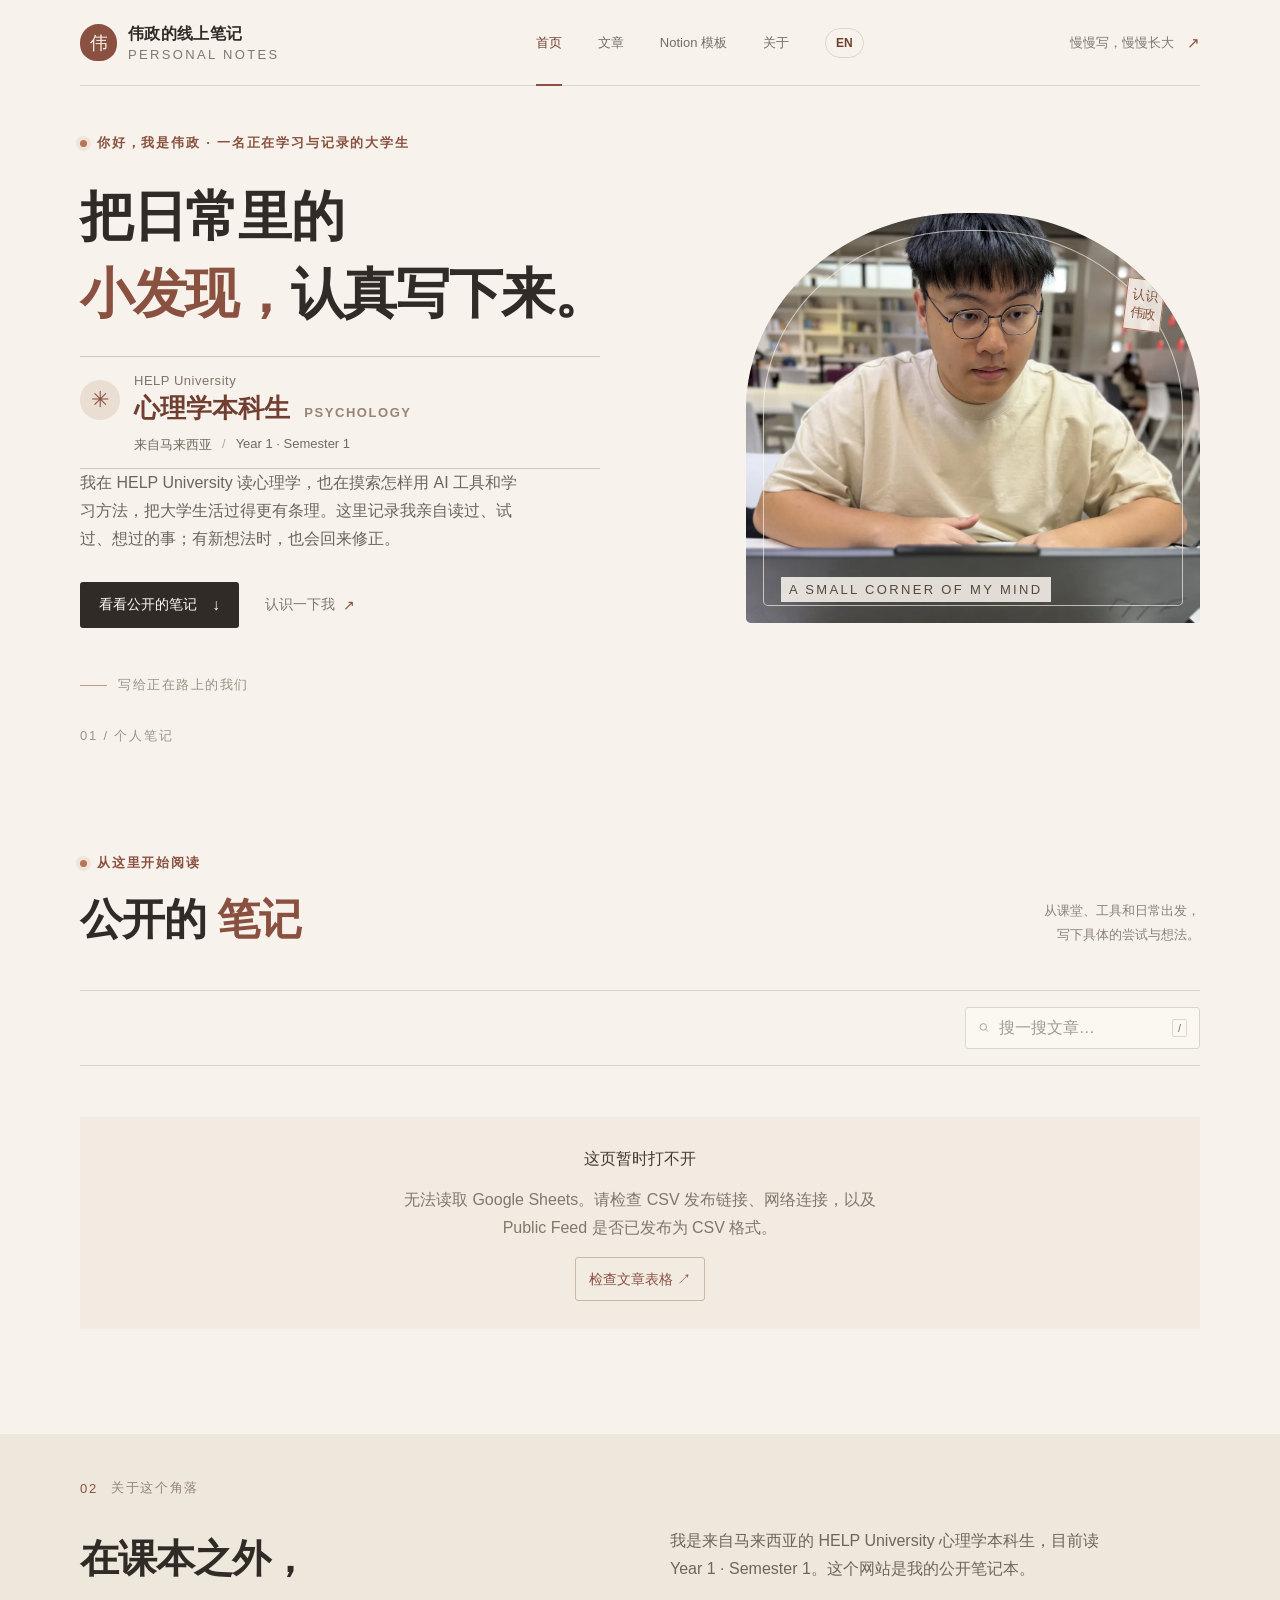
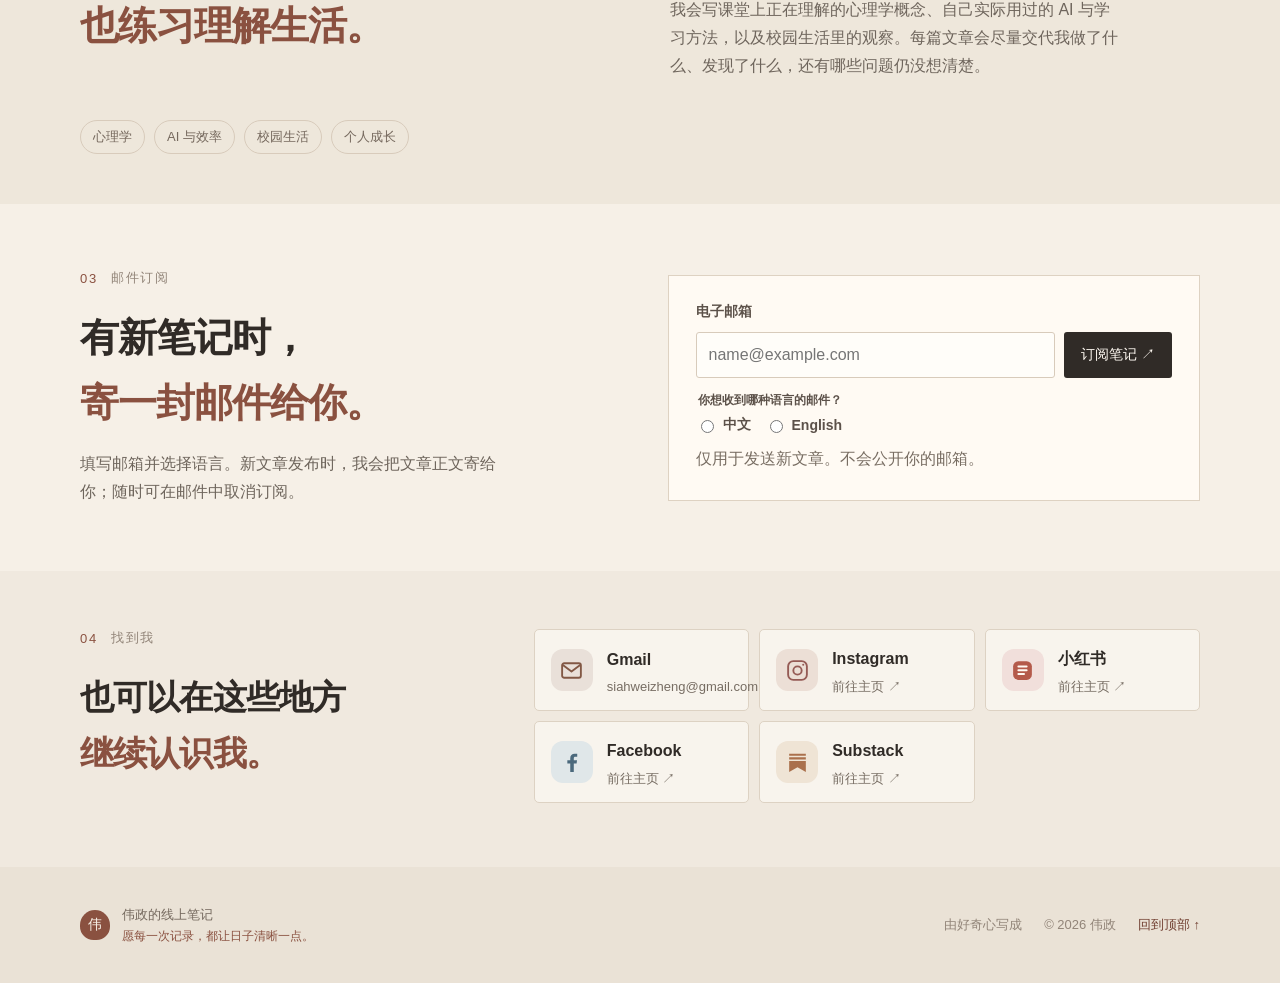
<file: Website/index.html>
<!doctype html>
<html lang="zh-Hans">
  <head>
    <meta charset="utf-8" />
    <meta name="viewport" content="width=device-width, initial-scale=1" />
    <meta name="theme-color" content="#f7f3ec" />
    <meta name="google-site-verification" content="ifYJIAmvXUi5yttOkELaTki7T-rk7IJ4TNRA7_ekEu8" />
    <meta name="description" content="伟政的线上笔记：一位马来西亚 HELP University 心理学 Year 1 Semester 1 学生的学习与生活记录。" />
    <meta name="robots" content="index,follow,max-image-preview:large" />
    <link rel="canonical" href="https://weizheng-notes.vercel.app/" />
    <meta property="og:type" content="website" />
    <meta property="og:url" content="https://weizheng-notes.vercel.app/" />
    <meta property="og:title" content="伟政的线上笔记" />
    <meta property="og:description" content="一位马来西亚 HELP University 心理学学生的学习与生活记录。" />
    <meta property="og:image" content="https://weizheng-notes.vercel.app/avatar.webp" />
    <meta name="twitter:card" content="summary_large_image" />
    <script type="application/ld+json">
      {"@context":"https://schema.org","@type":"WebSite","name":"伟政的线上笔记","url":"https://weizheng-notes.vercel.app/","inLanguage":"zh-Hans","description":"一位马来西亚 HELP University 心理学学生的学习与生活记录。","author":{"@type":"Person","name":"伟政"}}
    </script>
    <title>伟政的线上笔记</title>
    <link rel="icon" type="image/svg+xml" href="favicon.svg" />
    <link rel="stylesheet" href="styles.css" />
    <script src="site-config.js" defer></script>
    <script src="content-utils.js" defer></script>
    <script src="site-i18n.js" defer></script>
    <script src="app.js" defer></script>
  </head>
  <body>
    <a class="skip-link" href="#main">跳到主要内容</a>
    <header class="site-header">
      <a class="brand" href="./" aria-label="伟政的线上笔记，回到首页">
        <span class="brand-mark" aria-hidden="true">伟</span>
        <span class="brand-copy"><strong>伟政的线上笔记</strong><small>PERSONAL NOTES</small></span>
      </a>
      <nav class="site-nav" aria-label="主导航">
        <a href="#home" data-nav="home">首页</a>
        <a href="#articles" data-nav="articles">文章</a>
        <a href="notion-templates.html">Notion 模板</a>
        <a href="#about" data-nav="about">关于</a>
      </nav>
      <a class="header-note" href="#articles"><span>慢慢写，慢慢长大</span><span aria-hidden="true">↗</span></a>
    </header>

    <main id="main">
      <section id="home-view" class="home-view">
        <section id="home" class="hero" aria-labelledby="hero-title">
          <div class="hero-copy">
            <p class="eyebrow"><span class="eyebrow-dot"></span>你好，我是伟政 · 一名正在学习与记录的大学生</p>
            <h1 id="hero-title">把日常里的<br /><em>小发现，</em><br class="narrow-break" />认真写下来。</h1>
            <div class="profile-facts" aria-label="关于伟政">
              <div class="profile-focus"><span class="focus-symbol" aria-hidden="true">✳</span><div><span class="focus-label">HELP University</span><strong>心理学本科生 <small>PSYCHOLOGY</small></strong></div></div>
              <div class="profile-meta"><span>来自马来西亚</span><span>Year 1 · Semester 1</span></div>
            </div>
            <p class="hero-intro">我在 HELP University 读心理学，也在摸索怎样用 AI 工具和学习方法，把大学生活过得更有条理。这里记录我亲自读过、试过、想过的事；有新想法时，也会回来修正。</p>
            <div class="hero-actions">
              <a class="button button-dark" href="#articles">看看公开的笔记 <span aria-hidden="true">↓</span></a>
              <a class="text-link" href="#about">认识一下我 <span aria-hidden="true">↗</span></a>
            </div>
            <div class="hero-footnote"><span class="tiny-rule"></span><span>写给正在路上的我们</span></div>
          </div>
          <div class="hero-art profile-art">
            <img class="profile-photo" src="avatar.webp" alt="伟政在图书馆里" width="1200" height="1600" fetchpriority="high" />
            <span class="art-stamp">认识<br />伟政</span>
            <span class="art-caption">A SMALL CORNER OF MY MIND</span>
          </div>
          <span class="hero-index" aria-hidden="true">01 / 个人笔记</span>
        </section>

        <section id="articles" class="articles-section" aria-labelledby="articles-title">
          <div class="section-heading">
            <div>
              <p class="eyebrow"><span class="eyebrow-dot"></span>从这里开始阅读</p>
              <h2 id="articles-title">公开的 <em>笔记</em></h2>
            </div>
            <p class="section-aside">从课堂、工具和日常出发，<br />写下具体的尝试与想法。</p>
          </div>

          <div class="article-tools">
            <div id="category-list" class="category-list" aria-label="按分类筛选" role="group"></div>
            <label class="search-box">
              <span class="sr-only">搜索文章</span>
              <svg aria-hidden="true" viewBox="0 0 24 24"><circle cx="10.8" cy="10.8" r="6.7"></circle><path d="m16 16 4.4 4.4"></path></svg>
              <input id="search-input" type="search" placeholder="搜一搜文章…" autocomplete="off" />
              <kbd>/</kbd>
            </label>
          </div>
          <p id="results-label" class="results-label" aria-live="polite"></p>
          <div id="articles-state" class="state-panel" role="status" aria-live="polite">
            <span class="loading-spinner" aria-hidden="true"></span>
            <span>正在翻开新的一页…</span>
          </div>
          <div id="article-grid" class="article-grid" aria-live="polite"></div>
        </section>

        <section id="about" class="intro-strip" aria-labelledby="about-title">
          <div class="section-kicker"><span>02</span><span>关于这个角落</span></div>
          <div class="intro-main">
            <h2 id="about-title">在课本之外，<br /><em>也练习理解生活。</em></h2>
            <div class="intro-text">
              <p>我是来自马来西亚的 HELP University 心理学本科生，目前读 Year 1 · Semester 1。这个网站是我的公开笔记本。</p>
              <p>我会写课堂上正在理解的心理学概念、自己实际用过的 AI 与学习方法，以及校园生活里的观察。每篇文章会尽量交代我做了什么、发现了什么，还有哪些问题仍没想清楚。</p>
            </div>
          </div>
          <div class="topic-list" aria-label="文章主题">
            <span>心理学</span><span>AI 与效率</span><span>校园生活</span><span>个人成长</span>
          </div>
        </section>

        <section id="subscribe" class="subscribe-section" aria-labelledby="subscribe-title">
          <div class="subscribe-copy">
            <div class="section-kicker"><span>03</span><span>邮件订阅</span></div>
            <h2 id="subscribe-title">有新笔记时，<br /><em>寄一封邮件给你。</em></h2>
            <p>填写邮箱并选择语言。新文章发布时，我会把文章正文寄给你；随时可在邮件中取消订阅。</p>
          </div>
          <div class="subscribe-panel">
            <form id="subscribe-form" novalidate hidden>
              <label for="subscribe-email">电子邮箱</label>
              <div class="subscribe-controls"><input id="subscribe-email" name="email" type="email" autocomplete="email" inputmode="email" maxlength="254" required placeholder="name@example.com" /><button type="submit">订阅笔记 <span aria-hidden="true">↗</span></button></div>
              <fieldset class="subscribe-language"><legend>你想收到哪种语言的邮件？</legend><label><input type="radio" name="language" value="zh" required />中文</label><label><input type="radio" name="language" value="en" required />English</label></fieldset>
              <input class="subscribe-honey" name="website" type="text" tabindex="-1" autocomplete="off" aria-hidden="true" />
              <p class="subscribe-note">仅用于发送新文章。不会公开你的邮箱。</p>
              <p id="subscribe-status" class="subscribe-status" role="status" aria-live="polite"></p>
            </form>
            <p id="subscribe-unavailable" class="subscribe-unavailable">邮件订阅即将开放。</p>
          </div>
        </section>

        <section class="social-section" aria-labelledby="social-title" hidden>
          <div class="social-heading"><div class="section-kicker"><span>04</span><span>找到我</span></div><h2 id="social-title">也可以在这些地方<br /><em>继续认识我。</em></h2></div>
          <div class="social-grid" aria-label="联系伟政">
            <a class="social-card" data-contact-email hidden><span class="social-icon social-icon-email" aria-hidden="true"><svg viewBox="0 0 24 24" fill="none" stroke="currentColor" stroke-width="1.8" stroke-linecap="round" stroke-linejoin="round"><rect x="3" y="5" width="18" height="14" rx="2"/><path d="m4 7 8 6 8-6"/></svg></span><span class="social-copy"><strong>Gmail</strong><small data-email-address></small></span></a>
            <a class="social-card" data-social="instagram" hidden><span class="social-icon social-icon-instagram" aria-hidden="true"><svg viewBox="0 0 24 24" fill="none" stroke="currentColor" stroke-width="1.8"><rect x="3" y="3" width="18" height="18" rx="5"/><circle cx="12" cy="12" r="4"/><circle cx="17.5" cy="6.5" r="1" fill="currentColor" stroke="none"/></svg></span><span class="social-copy"><strong>Instagram</strong><small>前往主页 ↗</small></span></a>
            <a class="social-card" data-social="xiaohongshu" hidden><span class="social-icon social-icon-xiaohongshu" aria-hidden="true"><svg viewBox="0 0 24 24" fill="none"><rect x="3" y="3" width="18" height="18" rx="5" fill="currentColor"/><path d="M8 8.2h8M8 11.8h8M8 15.4h5.5" stroke="#fffaf3" stroke-width="1.8" stroke-linecap="round"/></svg></span><span class="social-copy"><strong>小红书</strong><small>前往主页 ↗</small></span></a>
            <a class="social-card" data-social="facebook" hidden><span class="social-icon social-icon-facebook" aria-hidden="true"><svg viewBox="0 0 24 24" fill="currentColor"><path d="M14.2 21v-8h2.7l.4-3.1h-3.1v-2c0-.9.3-1.5 1.6-1.5h1.7V3.6c-.3 0-1.3-.1-2.5-.1-2.5 0-4.2 1.5-4.2 4.3v2.1H8V13h2.8v8h3.4Z"/></svg></span><span class="social-copy"><strong>Facebook</strong><small>前往主页 ↗</small></span></a>
            <a class="social-card" data-social="substack" hidden><span class="social-icon social-icon-substack" aria-hidden="true"><svg viewBox="0 0 24 24" fill="currentColor"><path d="M4 3.5h16v2H4zm0 3.5h16v2H4zm0 3.5h16V21l-8-4.5L4 21z"/></svg></span><span class="social-copy"><strong>Substack</strong><small>前往主页 ↗</small></span></a>
            <a class="social-card" data-social="threads" hidden><span class="social-icon social-icon-threads" aria-hidden="true"><svg viewBox="0 0 24 24" fill="none" stroke="currentColor" stroke-width="1.9" stroke-linecap="round" stroke-linejoin="round"><path d="M17.8 8.3c-.8-2.1-2.7-3.2-5.5-3.2-4.1 0-6.6 2.7-6.6 7s2.4 7 6.5 7c3.4 0 5.8-1.8 5.8-4.5 0-2.5-2-4-5-4-2.3 0-3.9 1-3.9 2.7 0 1.3 1.1 2.1 2.6 2.1 2.3 0 3.6-1.8 3.6-4.6 0-3-1.3-4.7-3.8-4.7-1.1 0-2 .3-2.7.9"/></svg></span><span class="social-copy"><strong>Threads</strong><small>前往主页 ↗</small></span></a>
          </div>
        </section>


      </section>

      <section id="article-view" class="article-view" hidden aria-labelledby="article-title">
        <div class="article-topline"><a id="back-to-articles" class="back-link" href="#articles"><span aria-hidden="true">←</span> 回到文章列表</a><span class="article-top-label">伟政的线上笔记 · 阅读</span></div>
        <div id="article-content"></div>
      </section>
      <dialog id="subscribe-dialog" class="subscribe-dialog" aria-labelledby="subscribe-dialog-title">
        <button id="subscribe-dialog-close" class="subscribe-dialog-close" type="button" aria-label="关闭订阅窗口">×</button>
        <h2 id="subscribe-dialog-title">订阅伟政的线上笔记</h2>
        <p>填写邮箱并选择语言。有新文章时，会把文章正文寄给你。</p>
        <form id="article-subscribe-form" novalidate hidden>
          <label for="article-subscribe-email">电子邮箱</label>
          <div class="subscribe-controls"><input id="article-subscribe-email" name="email" type="email" autocomplete="email" inputmode="email" maxlength="254" required placeholder="name@example.com" /><button type="submit">订阅笔记 <span aria-hidden="true">↗</span></button></div>
          <fieldset class="subscribe-language"><legend>你想收到哪种语言的邮件？</legend><label><input type="radio" name="language" value="zh" required />中文</label><label><input type="radio" name="language" value="en" required />English</label></fieldset>
          <input class="subscribe-honey" name="website" type="text" tabindex="-1" autocomplete="off" aria-hidden="true" />
          <p class="subscribe-note">仅用于发送新文章。不会公开你的邮箱；随时可在邮件中取消订阅。</p>
          <p id="article-subscribe-status" class="subscribe-status" role="status" aria-live="polite"></p>
        </form>
        <p id="article-subscribe-unavailable" class="subscribe-unavailable">邮件订阅即将开放。</p>
      </dialog>
    </main>

    <footer class="site-footer">
      <a class="footer-brand" href="#home"><span class="brand-mark" aria-hidden="true">伟</span><span>伟政的线上笔记<em>愿每一次记录，都让日子清晰一点。</em></span></a>
      <div class="footer-meta"><span>由好奇心写成</span><span>© <span id="current-year"></span> 伟政</span><a href="#home">回到顶部 ↑</a></div>
    </footer>
  </body>
</html>
</file>
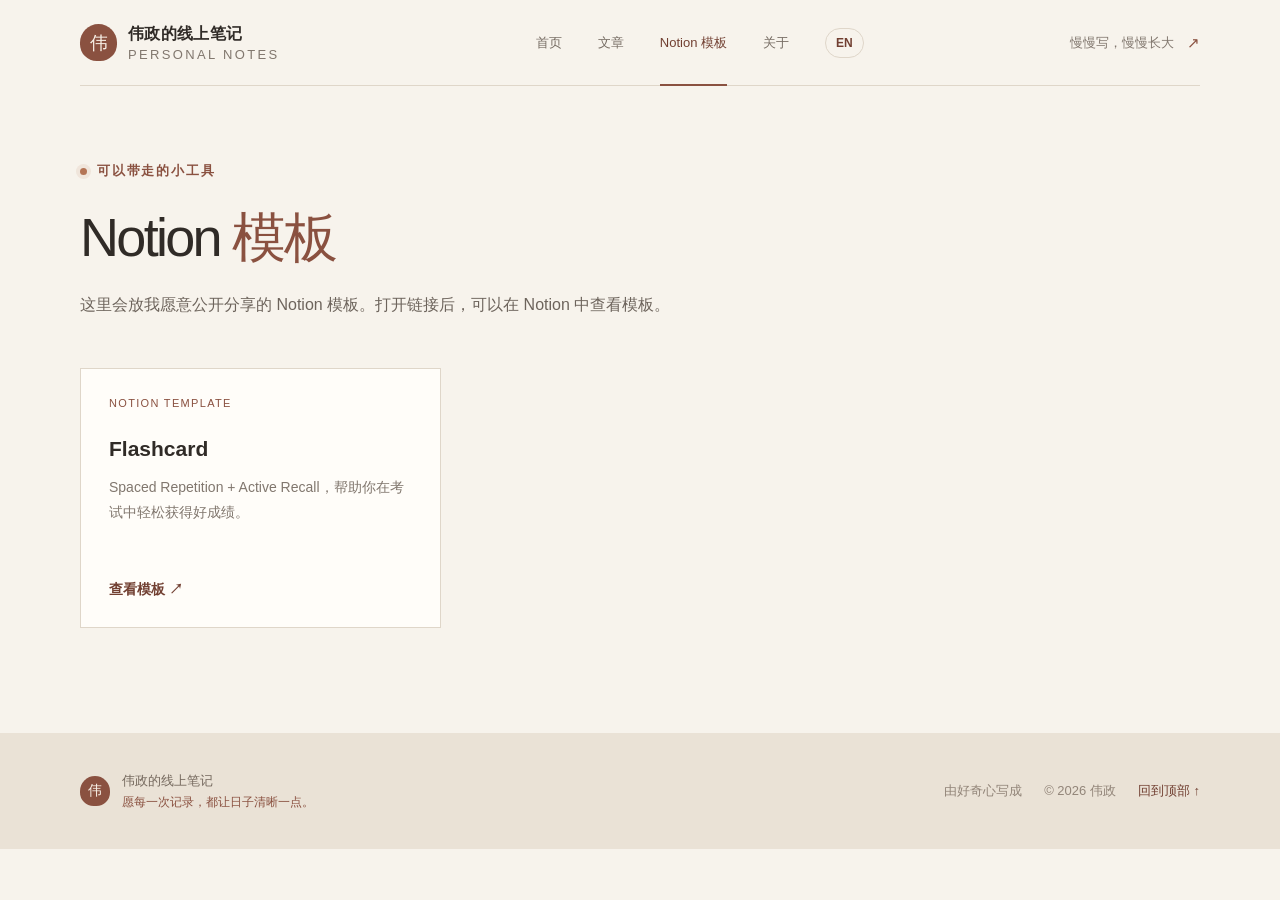
<file: Website/notion-templates.html>
<!doctype html>
<html lang="zh-Hans">
  <head>
    <meta charset="utf-8" />
    <meta name="viewport" content="width=device-width, initial-scale=1" />
    <meta name="theme-color" content="#f7f3ec" />
    <meta name="description" content="伟政分享的 Notion 模板。" />
    <link rel="canonical" href="https://weizheng-notes.vercel.app/notion-templates.html" />
    <title>Notion 模板 — 伟政的线上笔记</title>
    <link rel="icon" type="image/svg+xml" href="favicon.svg" />
    <link rel="stylesheet" href="styles.css" />
    <script src="site-config.js" defer></script>
    <script src="site-i18n.js" defer></script>
    <script src="notion-templates.js" defer></script>
  </head>
  <body>
    <a class="skip-link" href="#main">跳到主要内容</a>
    <header class="site-header">
      <a class="brand" href="./" aria-label="伟政的线上笔记，回到首页">
        <span class="brand-mark" aria-hidden="true">伟</span>
        <span class="brand-copy"><strong>伟政的线上笔记</strong><small>PERSONAL NOTES</small></span>
      </a>
      <nav class="site-nav" aria-label="主导航">
        <a href="./#home">首页</a>
        <a href="./#articles">文章</a>
        <a href="notion-templates.html" class="active" aria-current="page">Notion 模板</a>
        <a href="./#about">关于</a>
      </nav>
      <a class="header-note" href="./#articles"><span>慢慢写，慢慢长大</span><span aria-hidden="true">↗</span></a>
    </header>
    <main id="main" class="templates-page">
      <div class="templates-heading">
        <p class="eyebrow"><span class="eyebrow-dot"></span>可以带走的小工具</p>
        <h1>Notion <em>模板</em></h1>
        <p>这里会放我愿意公开分享的 Notion 模板。打开链接后，可以在 Notion 中查看模板。</p>
      </div>
      <div id="templates-list" class="templates-grid" aria-live="polite"></div>
      <div id="templates-empty" class="templates-empty" role="status" hidden>
        <span aria-hidden="true">✳</span>
        <h2>模板正在整理中</h2>
        <p>整理好并确认可以公开分享后，我会把它们放在这里。</p>
        <a class="text-link" href="./#articles">先看看公开的笔记 <span aria-hidden="true">↗</span></a>
      </div>
    </main>
    <footer class="site-footer">
      <a class="footer-brand" href="./#home"><span class="brand-mark" aria-hidden="true">伟</span><span>伟政的线上笔记<em>愿每一次记录，都让日子清晰一点。</em></span></a>
      <div class="footer-meta"><span>由好奇心写成</span><span>© <span id="current-year"></span> 伟政</span><a href="#main">回到顶部 ↑</a></div>
    </footer>
  </body>
</html>
</file>
<file: Website/styles.css>
:root {
  color-scheme: light;
  --paper: #f7f3ec;
  --paper-deep: #efe8dc;
  --ink: #302b27;
  --muted: #81776e;
  --line: #dfd6c9;
  --rust: #8a5140;
  --rust-dark: #713f31;
  --olive: #66745c;
  --white: #fffdf9;
  --serif: "Noto Sans SC", "Source Han Sans SC", "PingFang SC", "Microsoft YaHei", sans-serif;
  --sans: "Noto Sans SC", "Source Han Sans SC", "PingFang SC", "Microsoft YaHei", sans-serif;
  --content: 1120px;
}

* { box-sizing: border-box; }
html { scroll-behavior: smooth; scroll-padding-top: 92px; }
body { margin: 0; background: var(--paper); color: var(--ink); font-family: var(--sans); font-size: 16px; }
body, button, input { font-family: var(--sans); }
a { color: inherit; text-decoration: none; }
button { color: inherit; }
::selection { background: #dfc4a4; color: #2d2723; }
.sr-only { position: absolute; width: 1px; height: 1px; padding: 0; margin: -1px; overflow: hidden; clip: rect(0,0,0,0); white-space: nowrap; border: 0; }
.skip-link { position: fixed; left: 12px; top: 12px; z-index: 20; padding: 10px 14px; background: var(--ink); color: white; transform: translateY(-160%); }
.skip-link:focus { transform: translateY(0); }
:focus-visible { outline: 3px solid #b97855; outline-offset: 4px; }

.site-header { width: min(var(--content), calc(100% - 80px)); height: 86px; margin: 0 auto; display: flex; align-items: center; justify-content: space-between; border-bottom: 1px solid var(--line); }
.brand { display: inline-flex; align-items: center; gap: 11px; }
.brand-mark { width: 37px; height: 37px; display: grid; place-items: center; color: #f8f1e7; background: var(--rust); border-radius: 50% 50% 45% 45%; font-family: var(--serif); font-size: 18px; }
.brand-copy { display: grid; gap: 2px; }
.brand-copy strong { font-family: var(--sans); font-size: 16px; font-weight: 650; letter-spacing: .02em; }
.brand-copy small { color: var(--muted); font-size: 9px; letter-spacing: .18em; }
.site-nav { display: flex; gap: 36px; height: 100%; align-items: center; margin-left: 50px; }
.language-switch { flex: 0 0 auto; border: 1px solid var(--line); border-radius: 20px; background: transparent; padding: 7px 10px; color: var(--rust-dark); cursor: pointer; font-size: 12px; font-weight: 650; }
.language-switch:hover { background: var(--paper-deep); }
.site-nav a { position: relative; height: 100%; display: flex; align-items: center; color: #766c63; font-size: 13px; transition: color .2s; }
.site-nav a::after { position: absolute; content: ""; bottom: -1px; left: 0; height: 2px; width: 100%; background: var(--rust); transform: scaleX(0); transform-origin: right; transition: transform .25s; }
.site-nav a:hover, .site-nav a.active { color: var(--rust-dark); }
.site-nav a.active::after { transform: scaleX(1); transform-origin: left; }
.templates-page { width: min(var(--content), calc(100% - 80px)); min-height: 62vh; margin: 0 auto; padding: 76px 0 105px; }
.templates-heading { max-width: 680px; }
.templates-heading h1 { margin: 22px 0 15px; font-family: var(--serif); font-size: clamp(38px, 5vw, 54px); font-weight: 500; letter-spacing: -.05em; }
.templates-heading > p:last-child { margin: 0; color: #6d645c; line-height: 1.9; }
.templates-grid { display: grid; grid-template-columns: repeat(3, minmax(0, 1fr)); gap: 18px; margin-top: 48px; }
.template-card { display: flex; flex-direction: column; min-height: 260px; padding: 28px; border: 1px solid var(--line); background: var(--white); }
.template-card-label { color: var(--rust); font-size: 11px; letter-spacing: .12em; }
.template-card h2 { margin: 24px 0 10px; font-size: 21px; font-weight: 550; line-height: 1.5; }
.template-card p { margin: 0 0 26px; color: var(--muted); font-size: 14px; line-height: 1.8; }
.template-card a { align-self: flex-start; margin-top: auto; color: var(--rust-dark); font-size: 14px; font-weight: 600; }
.template-card a:hover { text-decoration: underline; }
.templates-empty { margin-top: 48px; padding: 45px; border: 1px solid var(--line); background: var(--white); }
.templates-empty[hidden] { display: none; }
.templates-empty > span { color: var(--rust); font-size: 24px; }
.templates-empty h2 { margin: 16px 0 8px; font-size: 22px; font-weight: 550; }
.templates-empty p { margin: 0 0 20px; color: var(--muted); line-height: 1.8; }
.header-note { display: flex; gap: 13px; align-items: center; color: var(--muted); font-family: var(--serif); font-size: 12px; }
.header-note span:last-child { color: var(--rust); font-family: var(--sans); font-size: 15px; }

.hero { position: relative; width: min(var(--content), calc(100% - 80px)); min-height: 550px; margin: 0 auto; display: grid; grid-template-columns: 1.04fr .96fr; align-items: center; gap: 44px; padding: 48px 0 64px; }
.hero-copy { position: relative; z-index: 2; padding-bottom: 8px; }
.eyebrow { display: flex; align-items: center; gap: 10px; margin: 0; color: var(--rust); font-size: 10px; font-weight: 600; letter-spacing: .14em; }
.eyebrow-dot { width: 7px; height: 7px; border-radius: 50%; background: #b47455; box-shadow: 0 0 0 4px #b474551c; }
.hero h1 { margin: 26px 0 19px; font-family: var(--serif); font-size: clamp(42px, 4.5vw, 54px); line-height: 1.42; font-weight: 500; letter-spacing: -.06em; }
.narrow-break { display: none; }
h1 em, h2 em, .footer-brand em { color: var(--rust); font-style: normal; }
.hero-intro { max-width: 450px; margin: 0; color: #6d645c; font-family: var(--serif); font-size: 15px; line-height: 2.15; }
.hero-actions { display: flex; align-items: center; gap: 26px; margin-top: 29px; }
.button { min-height: 46px; display: inline-flex; align-items: center; justify-content: center; gap: 15px; padding: 0 19px; border-radius: 3px; font-size: 12px; transition: background .2s, transform .2s; }
.button:hover { transform: translateY(-2px); }
.button-dark { background: var(--ink); color: #fffaf3; }
.button-dark:hover { background: var(--rust-dark); }
.button span { font-size: 16px; }
.text-link { display: inline-flex; align-items: center; gap: 8px; color: var(--muted); font-family: var(--serif); font-size: 12px; }
.text-link span { color: var(--rust); font-family: var(--sans); font-size: 14px; }
.text-link:hover { color: var(--rust-dark); }
.hero-footnote { display: flex; align-items: center; gap: 11px; margin-top: 48px; color: #9a8f84; font-size: 9px; letter-spacing: .12em; }
.profile-facts { max-width: 520px; margin-top: 25px; padding: 16px 0 14px; border-top: 1px solid #d6c9ba; border-bottom: 1px solid #d6c9ba; }
.profile-focus { display: flex; align-items: center; gap: 14px; }
.focus-symbol { width: 40px; height: 40px; flex: 0 0 40px; display: grid; place-items: center; border-radius: 50%; background: #e9ded1; color: var(--rust); font-size: 22px; }
.focus-label { display: block; margin-bottom: 3px; color: #827368; font-size: 11px; letter-spacing: .04em; }
.profile-focus strong { color: var(--rust-dark); font-family: var(--serif); font-size: clamp(20px, 2.1vw, 26px); font-weight: 600; line-height: 1.35; }
.profile-focus small { margin-left: 7px; color: #9a8473; font-family: var(--sans); font-size: 10px; font-weight: 600; letter-spacing: .12em; white-space: nowrap; }
.profile-meta { display: flex; flex-wrap: wrap; gap: 4px 0; margin: 10px 0 0 54px; color: #74695f; font-size: 12px; }
.profile-meta span + span::before { content: "/"; margin: 0 10px; color: #b9aa9b; }
.tiny-rule { width: 27px; height: 1px; background: #bd9d83; }
.hero-index { position: absolute; left: 0; bottom: 21px; color: #9e9488; font-size: 9px; letter-spacing: .14em; }

.hero-art { position: relative; width: min(100%, 454px); height: 410px; justify-self: end; overflow: hidden; border-radius: 48% 48% 5px 5px; background: #e8dfd2; }
.hero-art::before { position: absolute; inset: 17px; content: ""; border: 1px solid #fff9f0a3; border-radius: inherit; }
.art-sun { position: absolute; width: 133px; height: 133px; right: 69px; top: 47px; border-radius: 50%; background: #c78a69; }
.art-window { position: absolute; width: 188px; height: 185px; left: 73px; top: 47px; border: 10px solid #f6f0e6; border-bottom: 0; border-radius: 94px 94px 0 0; background: #b8c0ad; box-shadow: 0 0 0 1px #aa9b89; }
.art-window::before, .art-window::after { position: absolute; content: ""; background: #f6f0e6; }
.art-window::before { width: 7px; height: 100%; left: 50%; }
.art-window::after { width: 100%; height: 7px; top: 54%; }
.art-window span { position: absolute; z-index: 1; bottom: -12px; height: 20px; width: 1px; background: #f7f3ec; }
.art-leaf { position: absolute; z-index: 2; width: 56px; height: 103px; border-radius: 90% 3% 90% 3%; background: #718065; transform-origin: bottom right; }
.art-leaf-one { right: 92px; top: 90px; transform: rotate(34deg); }
.art-leaf-two { right: 127px; top: 107px; height: 89px; background: #879276; transform: rotate(-18deg) scaleX(-1); }
.art-pot { position: absolute; z-index: 3; right: 88px; top: 191px; width: 72px; height: 67px; background: #b9674f; clip-path: polygon(6% 0,94% 0,82% 100%,18% 100%); }
.art-pot::before { position: absolute; content: ""; top: 9px; left: 0; right: 0; height: 5px; background: #d88d6f; }
.art-book { position: absolute; z-index: 4; bottom: 54px; box-shadow: 5px 9px 15px #59453722; }
.book-back { left: 67px; width: 278px; height: 126px; background: #a66e55; transform: rotate(-6deg); border-radius: 3px 8px 7px 3px; }
.book-front { left: 80px; width: 279px; height: 126px; display: flex; flex-direction: column; justify-content: center; padding-left: 34px; background: #fffaf2; transform: rotate(2deg); border-radius: 2px 7px 7px 2px; }
.book-front::before { position: absolute; inset: 7px auto 7px 11px; content: ""; width: 1px; background: #e2d7c7; }
.book-front span { font-family: var(--serif); font-size: 19px; line-height: 1.65; color: #4a3f37; }
.book-front i { margin-top: 8px; color: #a4917e; font-size: 7px; font-style: normal; letter-spacing: .14em; }
.art-caption { position: absolute; left: 35px; bottom: 21px; color: #938575; font-size: 7px; letter-spacing: .18em; }
.art-stamp { position: absolute; right: 37px; top: 66px; z-index: 3; padding: 7px 5px; color: var(--rust); border: 1px solid #a97058; font-family: var(--serif); font-size: 10px; line-height: 1.4; text-align: center; transform: rotate(7deg); }
.profile-art { background: #d8cfbf; }
.profile-photo { width: 100%; height: 100%; display: block; object-fit: cover; object-position: center 38%; }
.profile-art::before { z-index: 1; pointer-events: none; }
.profile-art .art-stamp { background: #f7f3ecdb; }
.profile-art .art-caption { z-index: 1; padding: 5px 8px; background: #f7f3ecdf; color: #55483e; }
.social-section { display: grid; grid-template-columns: .75fr 1.25fr; gap: 54px; align-items: start; padding: 58px max(40px, calc((100% - var(--content)) / 2)) 64px; background: #f0e9df; }
.social-section[hidden], .social-card[hidden] { display: none; }
.social-heading h2 { margin: 22px 0 0; font-family: var(--serif); font-size: clamp(25px, 3vw, 34px); font-weight: 500; line-height: 1.65; }
.social-heading h2 em { color: var(--rust); font-style: normal; }
.social-grid { display: grid; grid-template-columns: repeat(auto-fit, minmax(min(100%, 190px), 1fr)); gap: 10px; }
.social-card { min-height: 82px; display: flex; align-items: center; gap: 14px; padding: 14px 16px; border: 1px solid #ddd2c3; border-radius: 5px; background: #f8f4ed; transition: border-color .2s, transform .2s; }
.social-card:hover { border-color: #bfa48a; transform: translateY(-2px); }
.social-icon { width: 42px; height: 42px; flex: 0 0 42px; display: grid; place-items: center; border-radius: 12px; background: #e9dfd2; color: var(--rust-dark); }
.social-icon svg { width: 25px; height: 25px; }
.social-icon-instagram { background: #ecdfd6; color: #955b55; }
.social-icon-xiaohongshu { background: #f1dfdb; color: #b45b4b; }
.social-icon-facebook { background: #e0e7e9; color: #4b697c; }
.social-icon-email { background: #e9e0d9; color: #825845; }
.social-icon-substack { background: #efe4d5; color: #aa704c; }
.social-icon-threads { background: #e6e2dc; color: #413b36; }
.social-copy { min-width: 0; display: grid; gap: 5px; }
.social-card strong { font-size: 14px; font-weight: 650; }
.social-card small { color: #776d63; font-size: 12px; }

.intro-strip { padding: 45px max(40px, calc((100% - var(--content)) / 2)) 50px; background: #eee7db; }
.section-kicker { display: flex; align-items: center; gap: 13px; color: #928579; font-size: 9px; letter-spacing: .13em; }
.section-kicker span:first-child { color: var(--rust); }
.intro-main { display: grid; grid-template-columns: 1fr 1fr; gap: 60px; margin: 29px 0 27px; align-items: start; }
.intro-main h2, .section-heading h2 { margin: 0; font-family: var(--serif); font-size: clamp(27px, 3.5vw, 39px); font-weight: 500; letter-spacing: -.04em; line-height: 1.7; }
.intro-text { max-width: 450px; color: #6e655c; font-family: var(--serif); font-size: 13px; line-height: 2.05; }
.intro-text p { margin: 1px 0 13px; }
.topic-list { display: flex; flex-wrap: wrap; gap: 9px; }
.topic-list span { padding: 7px 12px; color: #75685d; border: 1px solid #d8cbbb; border-radius: 20px; font-size: 12px; }

.subscribe-section { display: grid; grid-template-columns: 1fr 1fr; gap: 55px; align-items: center; padding: 65px max(40px, calc((100% - var(--content)) / 2)); background: #f6f0e7; }
.subscribe-copy h2 { margin: 19px 0 15px; font: 500 clamp(27px, 3.5vw, 39px)/1.65 var(--serif); letter-spacing: -.04em; }
.subscribe-copy p { max-width: 430px; margin: 0; color: #6e655c; font: 13px/2 var(--serif); }
.subscribe-panel { min-width: 0; padding: 27px; border: 1px solid #ded2c2; background: #fffaf3; }
.subscribe-panel form[hidden], .subscribe-dialog form[hidden], .subscribe-unavailable[hidden] { display: none; }
.subscribe-panel label { display: block; margin-bottom: 11px; color: #5c5149; font-size: 12px; font-weight: 650; }
.subscribe-controls { display: flex; gap: 9px; }
.subscribe-controls input { width: 100%; min-width: 0; min-height: 46px; padding: 0 12px; border: 1px solid #d8cbbb; border-radius: 3px; background: #fffdf9; color: var(--ink); font-size: 14px; }
.subscribe-controls input:focus { outline: 2px solid #b97855; outline-offset: 2px; }
.subscribe-controls button { flex: 0 0 auto; min-height: 46px; padding: 0 17px; border: 0; border-radius: 3px; background: var(--ink); color: #fffaf3; cursor: pointer; font-size: 12px; }
.subscribe-controls button:disabled { opacity: .58; cursor: wait; }
.subscribe-note, .subscribe-status, .subscribe-unavailable { margin: 11px 0 0; color: #786d62; font-size: 12px; line-height: 1.7; }
.subscribe-status:empty { display: none; }
.subscribe-honey { position: absolute; left: -9999px; width: 1px; height: 1px; opacity: 0; }
.subscribe-language { display: flex; flex-wrap: wrap; gap: 14px; margin: 14px 0 0; padding: 0; border: 0; }
.subscribe-language legend { margin-bottom: 7px; color: #5c5149; font-size: 12px; font-weight: 650; }
.subscribe-panel .subscribe-language label, .subscribe-dialog .subscribe-language label { display: inline-flex; align-items: center; gap: 6px; margin: 0; cursor: pointer; }
.subscribe-language input { accent-color: #825845; }

.articles-section { width: min(var(--content), calc(100% - 80px)); margin: 0 auto; padding: 88px 0 105px; }
.section-heading { display: flex; align-items: end; justify-content: space-between; gap: 30px; }
.section-heading .eyebrow { margin-bottom: 15px; }
.section-heading h2 { font-size: clamp(31px, 4vw, 43px); line-height: 1.5; }
.section-aside { margin: 0 0 4px; color: #8a8076; font-family: var(--serif); font-size: 11px; line-height: 1.9; text-align: right; }
.article-tools { display: flex; align-items: center; justify-content: space-between; gap: 22px; margin: 38px 0 18px; padding: 16px 0; border-top: 1px solid var(--line); border-bottom: 1px solid var(--line); }
.category-list { display: flex; flex-wrap: wrap; gap: 7px; }
.category-chip { min-height: 40px; padding: 0 14px; border: 1px solid transparent; border-radius: 20px; background: transparent; color: #81776e; cursor: pointer; font-size: 12px; transition: all .18s; }
.category-chip:hover { border-color: #d8cbbb; color: var(--ink); }
.category-chip[aria-pressed="true"] { background: var(--ink); color: #fffaf3; }
.search-box { display: flex; align-items: center; gap: 9px; width: 235px; min-height: 42px; padding: 0 12px; border: 1px solid #ded5c9; border-radius: 3px; background: #fbf8f2; }
.search-box:focus-within { border-color: var(--rust); outline: 2px solid #b97855; outline-offset: 2px; }
.search-box svg { width: 15px; height: 15px; fill: none; stroke: #9b9083; stroke-width: 1.6; }
.search-box input { width: 100%; min-width: 0; padding: 0; border: 0; outline: 0; background: transparent; color: var(--ink); font-size: 13px; }
.search-box input::placeholder { color: #a39a90; }
.search-box kbd { padding: 2px 5px; color: #776d63; border: 1px solid #dfd6ca; border-radius: 2px; font: 11px var(--sans); }
.results-label { min-height: 18px; margin: 0 0 15px; color: #776d63; font-size: 11px; }
.article-grid { display: grid; grid-template-columns: repeat(3, minmax(0, 1fr)); gap: 34px 23px; }
.article-card { min-width: 0; }
.card-link { display: block; height: 100%; }
.card-cover { position: relative; aspect-ratio: 1.39; overflow: hidden; display: grid; place-items: center; background: #e8dfd2; }
.card-cover::before { position: absolute; content: ""; inset: 12px; border: 1px solid #fff8ed85; }
.cover-inner { width: 68%; height: 67%; display: grid; place-items: center; background: var(--cover-accent, #a87961); color: #fbf5eb; transform: rotate(-3deg); transition: transform .35s; }
.article-card:nth-child(3n + 2) .cover-inner { background: #77806a; transform: rotate(3deg); }
.article-card:nth-child(3n) .cover-inner { background: #bd9575; }
.cover-inner::before { position: absolute; content: ""; inset: 10px; border: 1px solid #f8f1e9a0; }
.cover-kicker { margin: 0; font-size: 7px; letter-spacing: .21em; opacity: .86; }
.cover-word { margin: 8px 0 0; font-family: var(--serif); font-size: 20px; }
.cover-number { position: absolute; right: 19px; bottom: 15px; color: #fffaf0cc; font-size: 8px; letter-spacing: .13em; }
.card-link:hover .cover-inner { transform: rotate(0) scale(1.03); }
.card-meta { display: flex; align-items: center; justify-content: space-between; gap: 10px; margin: 16px 0 9px; color: #776d63; font-size: 11px; }
.card-categories { display: flex; flex-wrap: wrap; gap: 4px 10px; }
.card-category { color: var(--rust); }
.article-details { display: flex; flex-wrap: wrap; gap: 5px 10px; color: #776d63; font-size: 11px; line-height: 1.6; }
.article-details > * + *::before { content: "·"; margin-right: 10px; color: #aa9c8e; }
.article-card .article-details { margin: 8px 0 10px; }
.card-title { margin: 0; font-family: var(--serif); font-size: 18px; font-weight: 500; line-height: 1.65; transition: color .2s; }
.card-link:hover .card-title { color: var(--rust-dark); }
.card-summary { display: -webkit-box; margin: 8px 0 11px; overflow: hidden; color: #6e655c; font-family: var(--serif); font-size: 13px; line-height: 1.8; -webkit-box-orient: vertical; -webkit-line-clamp: 2; }
.card-read { color: var(--rust-dark); font-size: 12px; }
.card-read span { display: inline-block; margin-left: 5px; transition: transform .2s; }
.card-link:hover .card-read span { transform: translateX(4px); }

.state-panel { min-height: 166px; display: flex; flex-direction: column; align-items: center; justify-content: center; gap: 13px; padding: 28px; color: #83776c; background: #f1ebe2; font-family: var(--serif); font-size: 13px; line-height: 1.9; text-align: center; }
.state-panel[hidden] { display: none; }
.state-panel strong { color: #443b34; font-size: 16px; font-weight: 500; }
.state-panel p { max-width: 520px; margin: 0; font-family: var(--sans); font-size: 13px; }
.state-panel a { color: var(--rust); text-decoration: underline; text-underline-offset: 3px; }
.state-panel .state-action { display: inline-flex; align-items: center; gap: 7px; margin-top: 2px; padding: 9px 13px; border: 1px solid #cbb7a2; border-radius: 3px; font-family: var(--sans); font-size: 12px; text-decoration: none; }
.loading-spinner { width: 20px; height: 20px; border: 2px solid #d9cfc2; border-top-color: var(--rust); border-radius: 50%; animation: spin .8s linear infinite; }
@keyframes spin { to { transform: rotate(360deg); } }

.article-view { width: min(790px, calc(100% - 48px)); margin: 0 auto; padding: 35px 0 110px; }
.article-view[hidden] { display: none; }
.article-topline { display: flex; align-items: center; justify-content: space-between; padding-bottom: 20px; border-bottom: 1px solid var(--line); }
.back-link { display: inline-flex; align-items: center; gap: 9px; color: var(--rust-dark); font-size: 13px; }
.back-link span { font-size: 16px; }
.article-top-label { color: #9a8e81; font-family: var(--serif); font-size: 10px; letter-spacing: .08em; }
.article-hero { padding: 60px 0 32px; text-align: center; }
.article-hero .card-meta { justify-content: center; gap: 18px; margin: 0 0 20px; }
.article-hero h1 { margin: 0 auto; font-family: var(--serif); font-size: clamp(30px, 5.5vw, 46px); font-weight: 500; letter-spacing: -.04em; line-height: 1.55; }
.article-hero .article-details { justify-content: center; margin-top: 18px; font-size: 12px; }
.article-hero .article-summary { max-width: 570px; margin: 18px auto 0; color: #7a7067; font-family: var(--serif); font-size: 13px; line-height: 2; }
.article-cover { width: 100%; max-height: 350px; object-fit: cover; margin: 10px auto 35px; background: var(--paper-deep); }
.article-body { color: #4e4640; font-family: var(--serif); font-size: 15px; line-height: 2.15; overflow-wrap: anywhere; }
.article-body h2, .article-body h3 { margin: 1.7em 0 .55em; color: #302b27; font-weight: 500; line-height: 1.6; }
.article-body h2 { font-size: 23px; }
.article-body h3 { font-size: 19px; }
.article-body p { margin: 0 0 1.35em; }
.article-body .article-image { margin: 1.8em 0; text-align: center; }
.article-body .article-image img { display: block; width: auto; max-width: 100%; height: auto; margin: 0 auto; }
.article-body .article-image figcaption { margin-top: .55em; color: #7b695b; font-size: .8em; line-height: 1.5; }
.article-body ul, .article-body ol { padding-left: 1.5em; margin: 0 0 1.4em; }
.article-body li { padding-left: .25em; margin: .35em 0; }
.article-body blockquote { margin: 1.5em 0; padding: 4px 0 4px 19px; border-left: 2px solid #a9785e; color: #7b695b; }
.article-body a { color: var(--rust-dark); text-decoration: underline; text-underline-offset: 3px; }
.article-body code { padding: 2px 5px; border-radius: 3px; background: #eee7dc; font-family: ui-monospace, monospace; font-size: .87em; }
.article-end { display: flex; align-items: center; gap: 12px; margin-top: 48px; color: #9b8e81; font-size: 10px; letter-spacing: .1em; }
.article-end::before, .article-end::after { content: ""; height: 1px; flex: 1; background: var(--line); }
.article-subscribe { margin-top: 38px; padding: 28px; border: 1px solid #ded2c2; background: #f6f0e7; text-align: center; }
.article-subscribe h2 { margin: 0 0 8px; font: 500 25px/1.5 var(--serif); }
.article-subscribe p { margin: 0 0 18px; color: #6e655c; font-size: 13px; }
.article-subscribe button { min-height: 44px; padding: 0 22px; border: 0; border-radius: 3px; background: var(--ink); color: #fffaf3; cursor: pointer; }
.article-subscribe button:focus-visible, .subscribe-dialog-close:focus-visible { outline: 2px solid #b97855; outline-offset: 3px; }
.subscribe-dialog { width: min(460px, calc(100% - 32px)); max-height: calc(100% - 32px); padding: 34px; border: 1px solid #ded2c2; border-radius: 5px; background: #fffaf3; color: var(--ink); box-shadow: 0 20px 60px #34271c40; }
.subscribe-dialog::backdrop { background: #221a14a8; }
.subscribe-dialog h2 { margin: 0 32px 8px 0; font: 500 26px/1.5 var(--serif); }
.subscribe-dialog > p { margin: 0 0 24px; color: #6e655c; font-size: 13px; line-height: 1.8; }
.subscribe-dialog-close { position: absolute; top: 12px; right: 14px; width: 36px; height: 36px; border: 0; background: transparent; color: #5c5149; cursor: pointer; font-size: 26px; }
.subscribe-dialog form { position: relative; }
.subscribe-dialog form label { display: block; margin-bottom: 11px; color: #5c5149; font-size: 12px; font-weight: 650; }
.article-not-found { padding: 90px 20px; text-align: center; }
.article-not-found h1 { font-family: var(--serif); font-size: 29px; font-weight: 500; }
.article-not-found p { color: var(--muted); font-size: 12px; }
.article-loading { min-height: 280px; display: flex; flex-direction: column; align-items: center; justify-content: center; gap: 14px; color: #83776c; font-family: var(--serif); font-size: 13px; }

.site-footer { min-height: 116px; display: flex; align-items: center; justify-content: space-between; gap: 24px; padding: 24px max(40px, calc((100% - var(--content)) / 2)); background: #eae2d6; }
.footer-brand { display: inline-flex; align-items: center; gap: 12px; color: #75695e; font-family: var(--serif); font-size: 11px; }
.footer-brand .brand-mark { width: 30px; height: 30px; font-size: 14px; }
.footer-brand em { display: block; margin-top: 4px; font-size: 12px; font-style: normal; }
.footer-meta { display: flex; align-items: center; gap: 22px; color: #928579; font-size: 9px; }
.footer-meta a { color: var(--rust-dark); }

@media (max-width: 800px) {
  .templates-page { width: calc(100% - 48px); }
  .templates-grid { grid-template-columns: repeat(2, minmax(0, 1fr)); }
  .site-header, .hero, .articles-section { width: calc(100% - 48px); }
  .site-header { height: 74px; }
  .site-nav { gap: 21px; margin-left: 0; }
  .header-note { display: none; }
  .hero { min-height: 495px; gap: 22px; grid-template-columns: 1.1fr .9fr; }
  .hero h1 { font-size: clamp(38px, 6vw, 50px); }
  .narrow-break { display: initial; }
  .hero-art { height: 340px; }
  .art-window { transform: scale(.82); transform-origin: top left; left: 35px; }
  .art-sun { right: 43px; top: 40px; width: 110px; height: 110px; }
  .art-leaf-one { right: 67px; top: 90px; transform: rotate(34deg) scale(.83); }
  .art-leaf-two { right: 101px; top: 100px; transform: rotate(-18deg) scale(.72, .8); }
  .art-pot { right: 60px; top: 180px; transform: scale(.82); }
  .book-back { left: 22px; width: 240px; bottom: 50px; }
  .book-front { left: 32px; width: 245px; bottom: 51px; }
  .intro-strip { padding-right: 24px; padding-left: 24px; }
  .subscribe-section { gap: 25px; padding-right: 24px; padding-left: 24px; }
  .profile-facts { margin-top: 17px; }
  .social-section { grid-template-columns: 1fr; gap: 22px; padding-right: 24px; padding-left: 24px; }
  .social-grid { grid-template-columns: repeat(2, minmax(0, 1fr)); }
  .article-grid { grid-template-columns: repeat(2, minmax(0, 1fr)); }
}

@media (max-width: 560px) {
  .language-switch { padding: 5px 8px; font-size: 11px; }
  .templates-page { width: calc(100% - 36px); padding: 49px 0 75px; }
  .templates-grid { grid-template-columns: 1fr; gap: 14px; margin-top: 32px; }
  .template-card { min-height: 220px; }
  .templates-empty { padding: 30px 23px; }
  .site-header { flex-wrap: wrap; height: auto; min-height: 78px; padding: 9px 0; }
  .site-nav { order: 2; width: 100%; height: 31px; justify-content: space-between; gap: 7px; }
  .site-nav a { font-size: 12px; }
  html { scroll-padding-top: 74px; }
  .site-header, .hero, .articles-section { width: calc(100% - 36px); }
  .site-header { height: 68px; }
  .brand-mark { width: 33px; height: 33px; }
  .site-nav { gap: 6px; }
  .site-nav a { font-size: 11px; }
  .eyebrow, .section-kicker, .results-label, .card-meta, .article-top-label, .article-end, .footer-meta { font-size: 12px; }
  .hero-footnote { color: #74695f; font-size: 12px; }
  .profile-focus small { color: #74695f; font-size: 11px; }
  .article-hero .article-summary { font-size: 15px; }
  .hero { display: flex; flex-direction: column; align-items: stretch; gap: 27px; padding: 43px 0 46px; }
  .hero h1 { margin: 22px 0 14px; font-size: clamp(40px, 11vw, 52px); line-height: 1.4; }
  .hero-intro { font-size: 15px; line-height: 1.9; }
  .hero-actions { gap: 18px; margin-top: 23px; }
  .button { min-height: 44px; padding: 0 14px; font-size: 12px; }
  .text-link { font-size: 12px; }
  .hero-footnote { margin-top: 25px; }
  .profile-focus strong { font-size: 23px; }
  .profile-meta { margin-left: 54px; }
  .hero-art { justify-self: center; width: min(100%, 400px); height: 330px; margin: 0 auto; }
  .art-window { left: 52px; transform: scale(.9); }
  .art-sun { right: 66px; }
  .art-leaf-one { right: 86px; }
  .art-leaf-two { right: 118px; }
  .art-pot { right: 79px; }
  .profile-photo { object-position: center 33%; }
  .book-back { left: 45px; width: 270px; bottom: 49px; }
  .book-front { left: 57px; width: 270px; bottom: 50px; }
  .hero-index { bottom: 17px; }
  .intro-strip { padding: 36px 18px 40px; }
  .subscribe-section { grid-template-columns: 1fr; gap: 22px; padding: 42px 18px; }
  .subscribe-panel { padding: 19px; }
  .subscribe-controls { flex-direction: column; }
  .subscribe-controls button { width: 100%; }
  .intro-main { grid-template-columns: 1fr; gap: 11px; margin: 21px 0 20px; }
  .intro-main h2 { font-size: 29px; }
  .intro-text { font-size: 14px; }
  .social-section { gap: 18px; padding: 38px 18px 42px; }
  .social-grid { grid-template-columns: 1fr; gap: 8px; }
  .social-card { min-height: 68px; }
  .articles-section { padding: 65px 0 72px; }
  .section-heading { align-items: start; }
  .section-heading h2 { font-size: 31px; }
  .section-aside { display: none; }
  .article-tools { align-items: stretch; flex-direction: column-reverse; gap: 14px; margin-top: 24px; }
  .search-box { width: 100%; }
  .category-list { gap: 5px; }
  .category-chip { padding: 0 12px; }
  .article-grid { grid-template-columns: 1fr; gap: 27px; }
  .card-cover { aspect-ratio: 1.6; }
  .card-title { font-size: 17px; }
  .article-view { width: calc(100% - 36px); padding-top: 23px; }
  .article-hero { padding: 42px 0 26px; }
  .article-body { font-size: 17px; line-height: 1.9; }
  .article-cover { margin-bottom: 24px; }
  .site-footer { align-items: flex-start; flex-direction: column; gap: 19px; padding: 25px 18px; }
  .footer-meta { width: 100%; flex-wrap: wrap; gap: 12px 18px; }
}

/* Readable type scale across the site, including secondary labels and article text. */
.brand-copy small, .site-nav a, .header-note, .eyebrow, .hero-footnote,
.focus-label, .profile-focus small, .profile-meta, .hero-index,
.book-front i, .art-caption, .art-stamp, .section-kicker,
.social-card small, .topic-list span, .section-aside, .category-chip,
.results-label, .card-meta, .article-details, .card-read,
.article-top-label, .article-end, .footer-meta, .footer-brand,
.article-not-found p { font-size: 13px; }

.hero-intro, .intro-text, .subscribe-copy p, .card-summary,
.article-hero .article-summary, .social-card strong, .state-panel,
.state-panel p, .subscribe-dialog > p, .article-subscribe p,
.subscribe-note, .subscribe-status, .subscribe-unavailable { font-size: 16px; line-height: 1.75; }

.article-body { font-size: 18px; line-height: 1.85; }
.card-title { font-size: 20px; line-height: 1.5; font-weight: 600; }
.hero h1, .intro-main h2, .section-heading h2, .social-heading h2,
.subscribe-copy h2, .article-hero h1 { font-weight: 600; letter-spacing: -.025em; }
.button, .text-link, .subscribe-controls button, .subscribe-panel label,
.subscribe-dialog form label, .back-link, .state-panel .state-action { font-size: 14px; }
.search-box input, .subscribe-controls input { font-size: 16px; }

@media (max-width: 560px) {
  .hero-intro, .intro-text, .card-summary { font-size: 16px; }
  .article-body { font-size: 18px; line-height: 1.85; }
  .card-title { font-size: 20px; }
}

@media (prefers-reduced-motion: reduce) {
  *, *::before, *::after { scroll-behavior: auto !important; animation-duration: .01ms !important; animation-iteration-count: 1 !important; transition-duration: .01ms !important; }
}
</file>
